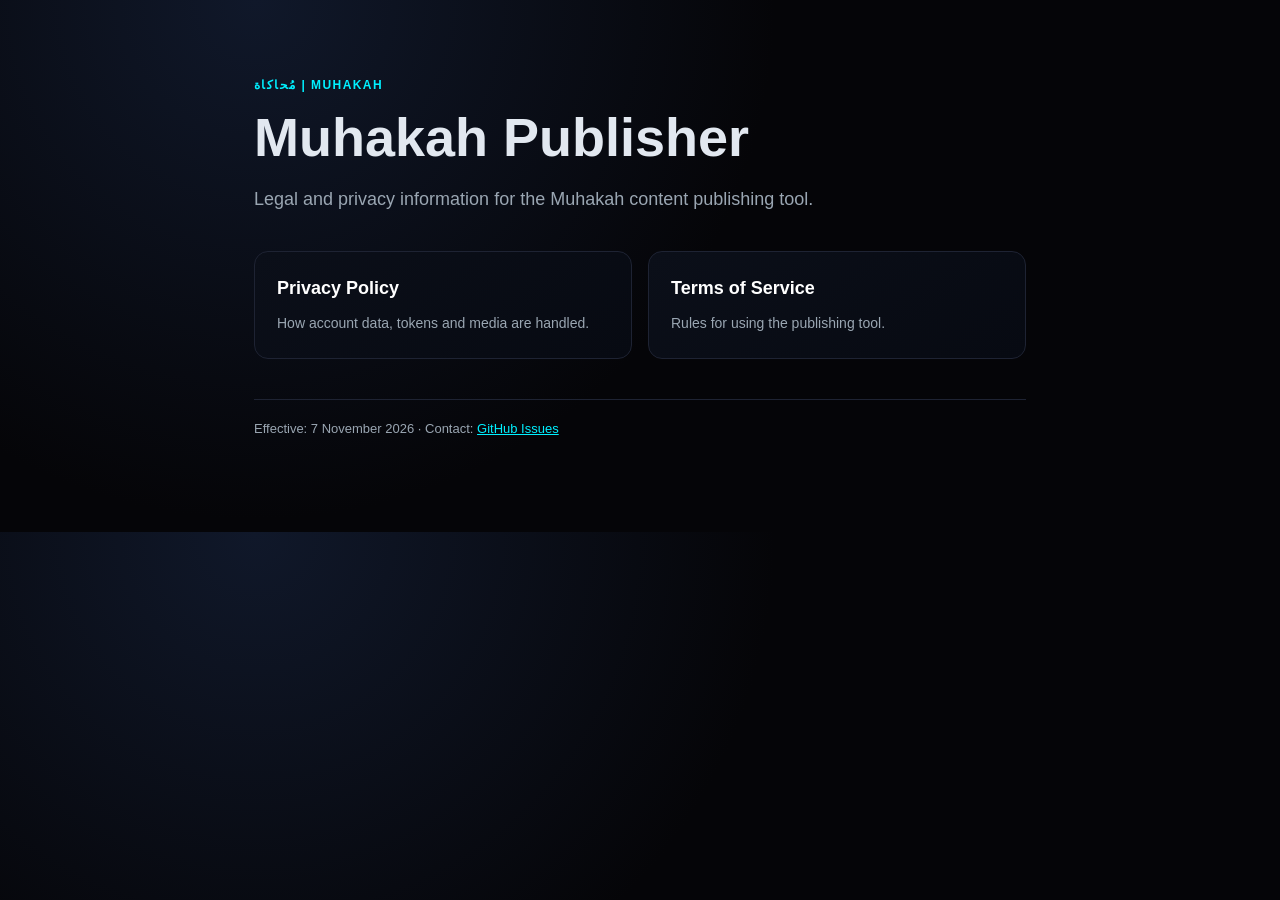
<file: index.html>
<!doctype html>
<html lang="en">
<head>
  <meta charset="utf-8">
  <meta name="viewport" content="width=device-width, initial-scale=1">
  <title>Muhakah Publisher — Legal</title>
  <link rel="stylesheet" href="styles.css">
</head>
<body>
  <main>
    <p class="eyebrow">مُحاكاة | Muhakah</p>
    <h1>Muhakah Publisher</h1>
    <p class="lead">Legal and privacy information for the Muhakah content publishing tool.</p>
    <div class="cards">
      <a class="card" href="privacy.html"><strong>Privacy Policy</strong><span>How account data, tokens and media are handled.</span></a>
      <a class="card" href="terms.html"><strong>Terms of Service</strong><span>Rules for using the publishing tool.</span></a>
    </div>
    <p class="meta">Effective: 7 November 2026 · Contact: <a href="https://github.com/Ess800/MuhakahLegal/issues">GitHub Issues</a></p>
  </main>
</body>
</html>
</file>
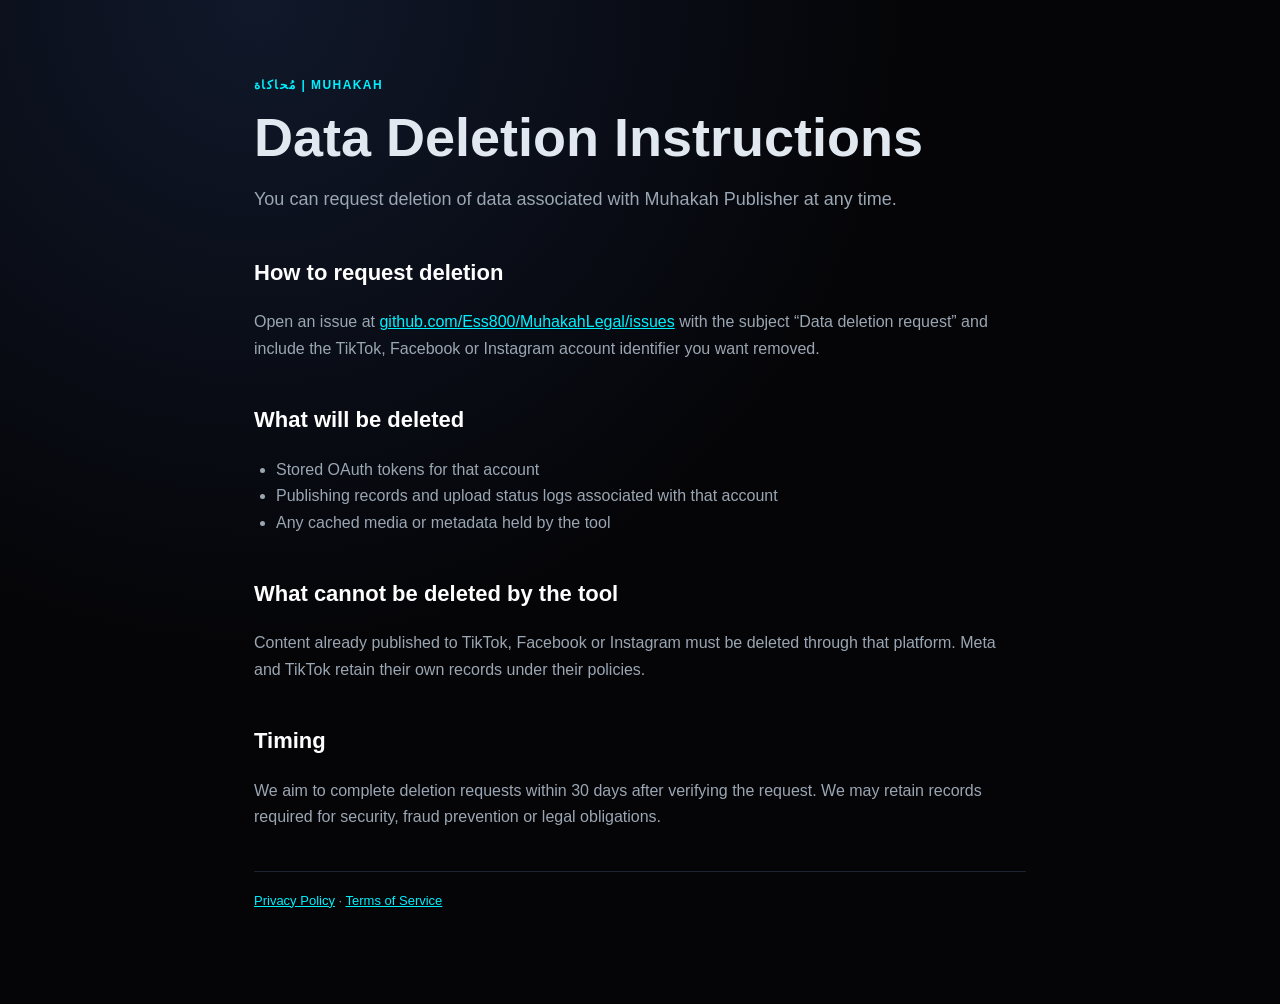
<file: data-deletion.html>
<!doctype html>
<html lang="en">
<head>
  <meta charset="utf-8">
  <meta name="viewport" content="width=device-width, initial-scale=1">
  <title>Data Deletion — Muhakah Publisher</title>
  <link rel="stylesheet" href="styles.css">
</head>
<body>
<main>
  <p class="eyebrow">مُحاكاة | Muhakah</p>
  <h1>Data Deletion Instructions</h1>
  <p class="lead">You can request deletion of data associated with Muhakah Publisher at any time.</p>
  <h2>How to request deletion</h2>
  <p>Open an issue at <a href="https://github.com/Ess800/MuhakahLegal/issues">github.com/Ess800/MuhakahLegal/issues</a> with the subject “Data deletion request” and include the TikTok, Facebook or Instagram account identifier you want removed.</p>
  <h2>What will be deleted</h2>
  <ul>
    <li>Stored OAuth tokens for that account</li>
    <li>Publishing records and upload status logs associated with that account</li>
    <li>Any cached media or metadata held by the tool</li>
  </ul>
  <h2>What cannot be deleted by the tool</h2>
  <p>Content already published to TikTok, Facebook or Instagram must be deleted through that platform. Meta and TikTok retain their own records under their policies.</p>
  <h2>Timing</h2>
  <p>We aim to complete deletion requests within 30 days after verifying the request. We may retain records required for security, fraud prevention or legal obligations.</p>
  <p class="meta"><a href="privacy.html">Privacy Policy</a> · <a href="terms.html">Terms of Service</a></p>
</main>
</body>
</html>
</file>
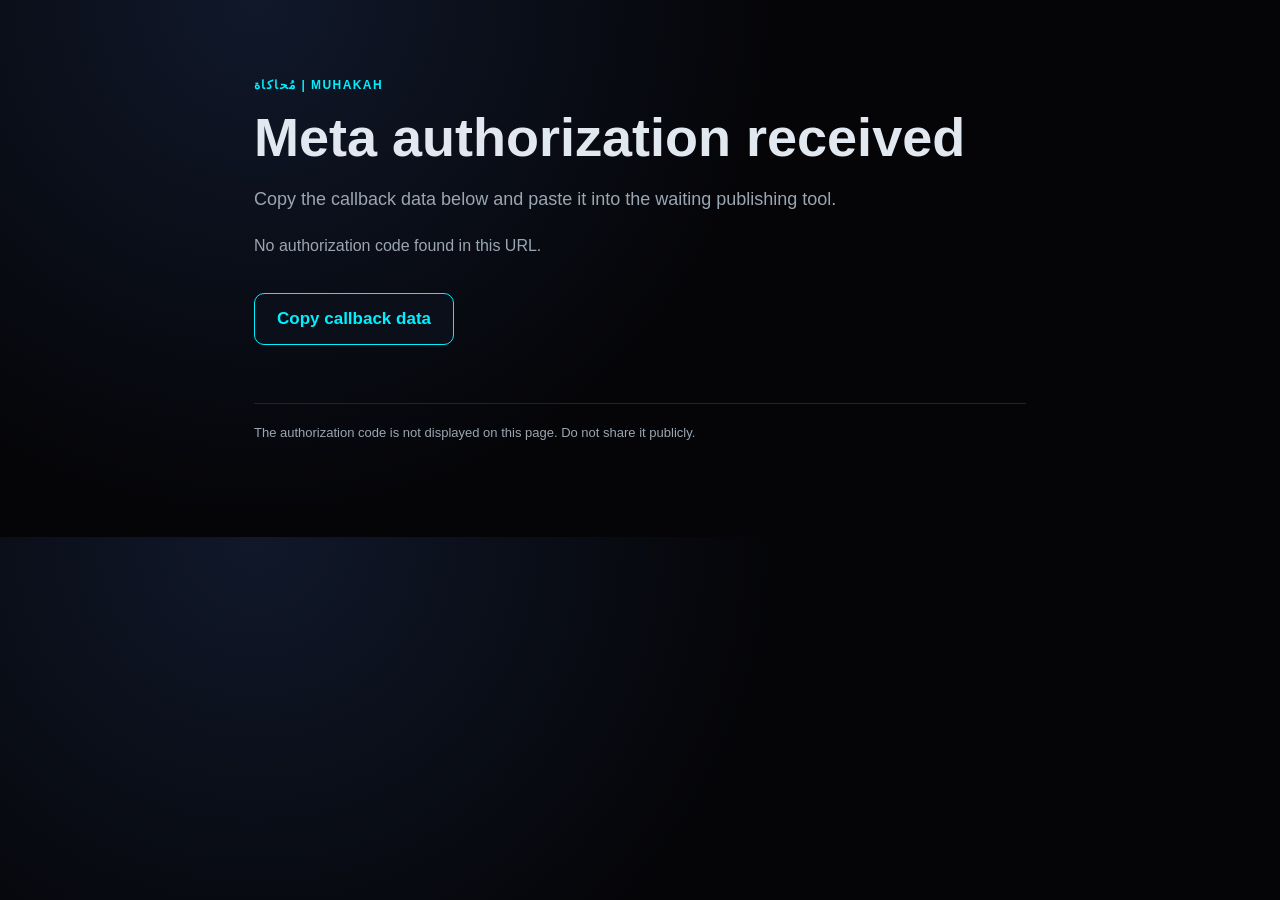
<file: meta-callback.html>
<!doctype html>
<html lang="en">
<head>
  <meta charset="utf-8">
  <meta name="viewport" content="width=device-width, initial-scale=1">
  <meta name="robots" content="noindex,nofollow">
  <title>Meta Authorization Callback — Muhakah Publisher</title>
  <link rel="stylesheet" href="styles.css">
</head>
<body>
<main>
  <p class="eyebrow">مُحاكاة | Muhakah</p>
  <h1>Meta authorization received</h1>
  <p class="lead">Copy the callback data below and paste it into the waiting publishing tool.</p>
  <p id="status">Reading authorization response…</p>
  <button id="copy" style="margin:18px 0;padding:15px 22px;border:1px solid #00f0ff;border-radius:10px;background:#0b0f19;color:#00f0ff;font-size:17px;font-weight:700;cursor:pointer">Copy callback data</button>
  <p class="meta">The authorization code is not displayed on this page. Do not share it publicly.</p>
</main>
<script>
  const original = window.location.href;
  const params = new URLSearchParams(window.location.search);
  const code = params.get("code");
  const error = params.get("error");
  const status = document.getElementById("status");
  const button = document.getElementById("copy");
  if (error) {
    status.textContent = "Meta returned an error: " + error;
    button.disabled = true;
  } else if (code) {
    status.textContent = "Authorization code received. Click Copy callback data.";
    history.replaceState({}, document.title, window.location.pathname);
    button.addEventListener("click", async () => {
      try {
        await navigator.clipboard.writeText(original);
        status.textContent = "Copied. Paste it into the waiting tool.";
      } catch (e) {
        status.textContent = "Clipboard blocked. Use the browser address-bar history instead.";
      }
    });
  } else {
    status.textContent = "No authorization code found in this URL.";
    button.disabled = true;
  }
</script>
</body>
</html>
</file>
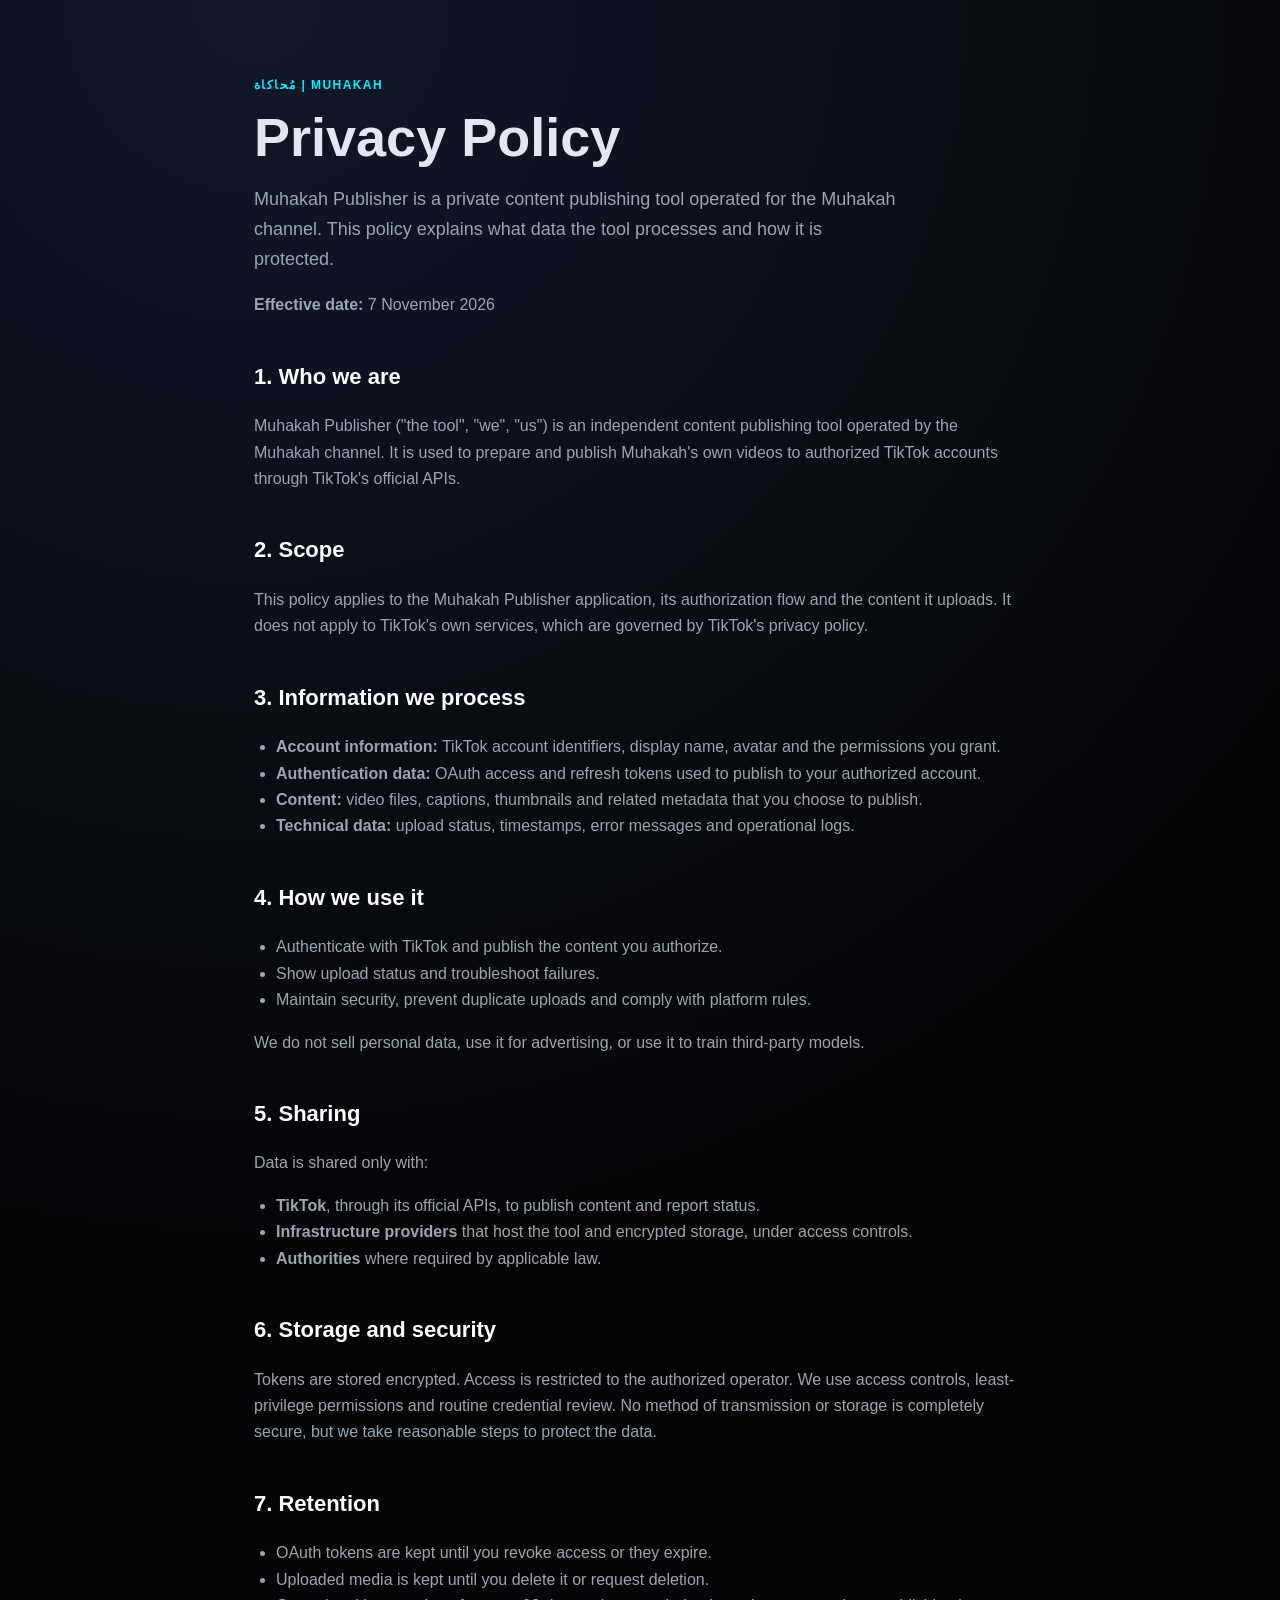
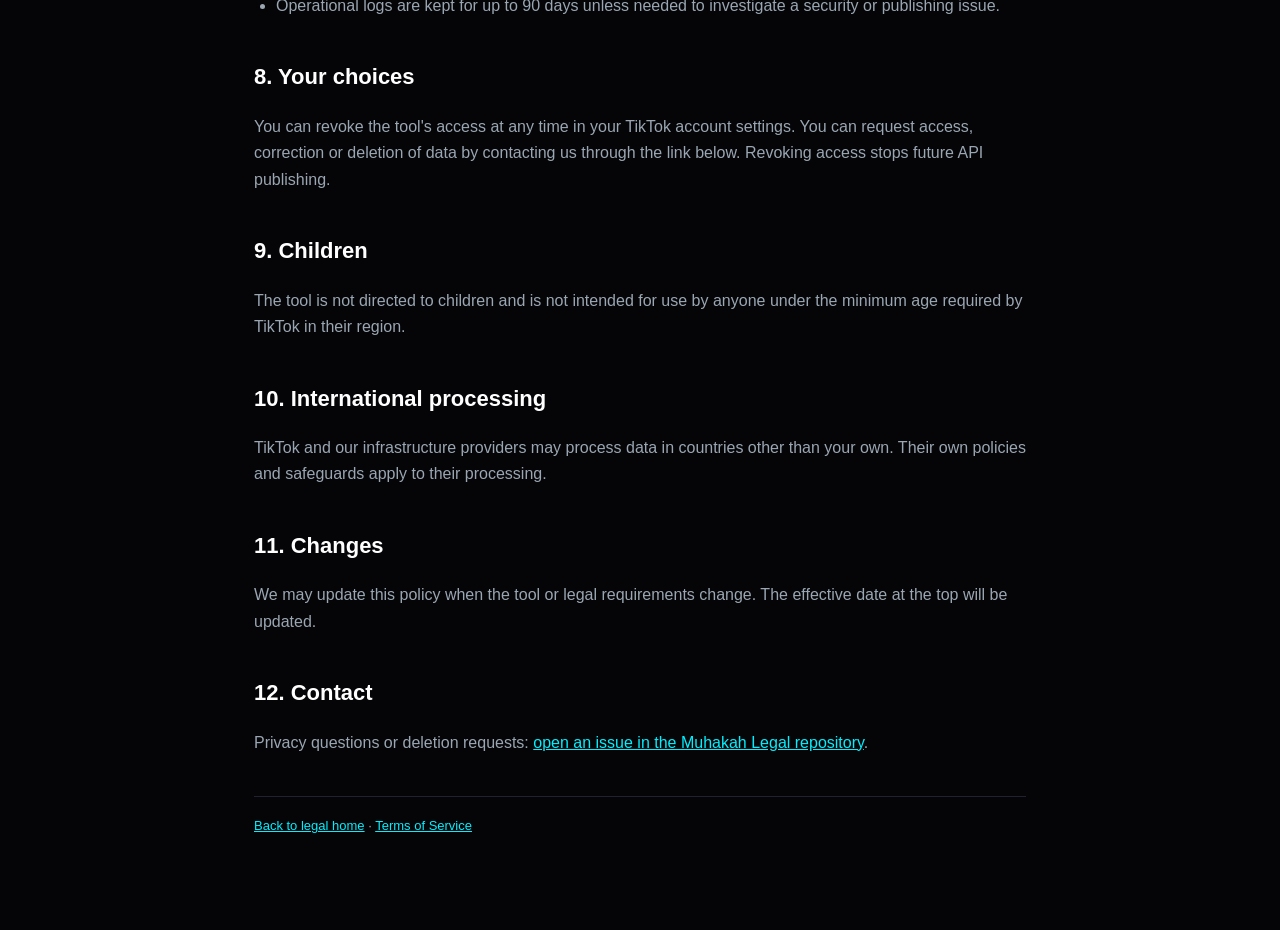
<file: privacy.html>
<!doctype html>
<html lang="en">
<head>
  <meta charset="utf-8">
  <meta name="viewport" content="width=device-width, initial-scale=1">
  <title>Privacy Policy — Muhakah Publisher</title>
  <link rel="stylesheet" href="styles.css">
</head>
<body>
<main>
  <p class="eyebrow">مُحاكاة | Muhakah</p>
  <h1>Privacy Policy</h1>
  <p class="lead">Muhakah Publisher is a private content publishing tool operated for the Muhakah channel. This policy explains what data the tool processes and how it is protected.</p>
  <p><strong>Effective date:</strong> 7 November 2026</p>

  <h2>1. Who we are</h2>
  <p>Muhakah Publisher ("the tool", "we", "us") is an independent content publishing tool operated by the Muhakah channel. It is used to prepare and publish Muhakah's own videos to authorized TikTok accounts through TikTok's official APIs.</p>

  <h2>2. Scope</h2>
  <p>This policy applies to the Muhakah Publisher application, its authorization flow and the content it uploads. It does not apply to TikTok's own services, which are governed by TikTok's privacy policy.</p>

  <h2>3. Information we process</h2>
  <ul>
    <li><strong>Account information:</strong> TikTok account identifiers, display name, avatar and the permissions you grant.</li>
    <li><strong>Authentication data:</strong> OAuth access and refresh tokens used to publish to your authorized account.</li>
    <li><strong>Content:</strong> video files, captions, thumbnails and related metadata that you choose to publish.</li>
    <li><strong>Technical data:</strong> upload status, timestamps, error messages and operational logs.</li>
  </ul>

  <h2>4. How we use it</h2>
  <ul>
    <li>Authenticate with TikTok and publish the content you authorize.</li>
    <li>Show upload status and troubleshoot failures.</li>
    <li>Maintain security, prevent duplicate uploads and comply with platform rules.</li>
  </ul>
  <p>We do not sell personal data, use it for advertising, or use it to train third-party models.</p>

  <h2>5. Sharing</h2>
  <p>Data is shared only with:</p>
  <ul>
    <li><strong>TikTok</strong>, through its official APIs, to publish content and report status.</li>
    <li><strong>Infrastructure providers</strong> that host the tool and encrypted storage, under access controls.</li>
    <li><strong>Authorities</strong> where required by applicable law.</li>
  </ul>

  <h2>6. Storage and security</h2>
  <p>Tokens are stored encrypted. Access is restricted to the authorized operator. We use access controls, least-privilege permissions and routine credential review. No method of transmission or storage is completely secure, but we take reasonable steps to protect the data.</p>

  <h2>7. Retention</h2>
  <ul>
    <li>OAuth tokens are kept until you revoke access or they expire.</li>
    <li>Uploaded media is kept until you delete it or request deletion.</li>
    <li>Operational logs are kept for up to 90 days unless needed to investigate a security or publishing issue.</li>
  </ul>

  <h2>8. Your choices</h2>
  <p>You can revoke the tool's access at any time in your TikTok account settings. You can request access, correction or deletion of data by contacting us through the link below. Revoking access stops future API publishing.</p>

  <h2>9. Children</h2>
  <p>The tool is not directed to children and is not intended for use by anyone under the minimum age required by TikTok in their region.</p>

  <h2>10. International processing</h2>
  <p>TikTok and our infrastructure providers may process data in countries other than your own. Their own policies and safeguards apply to their processing.</p>

  <h2>11. Changes</h2>
  <p>We may update this policy when the tool or legal requirements change. The effective date at the top will be updated.</p>

  <h2>12. Contact</h2>
  <p>Privacy questions or deletion requests: <a href="https://github.com/Ess800/MuhakahLegal/issues">open an issue in the Muhakah Legal repository</a>.</p>

  <p class="meta"><a href="index.html">Back to legal home</a> · <a href="terms.html">Terms of Service</a></p>
</main>
</body>
</html>
</file>
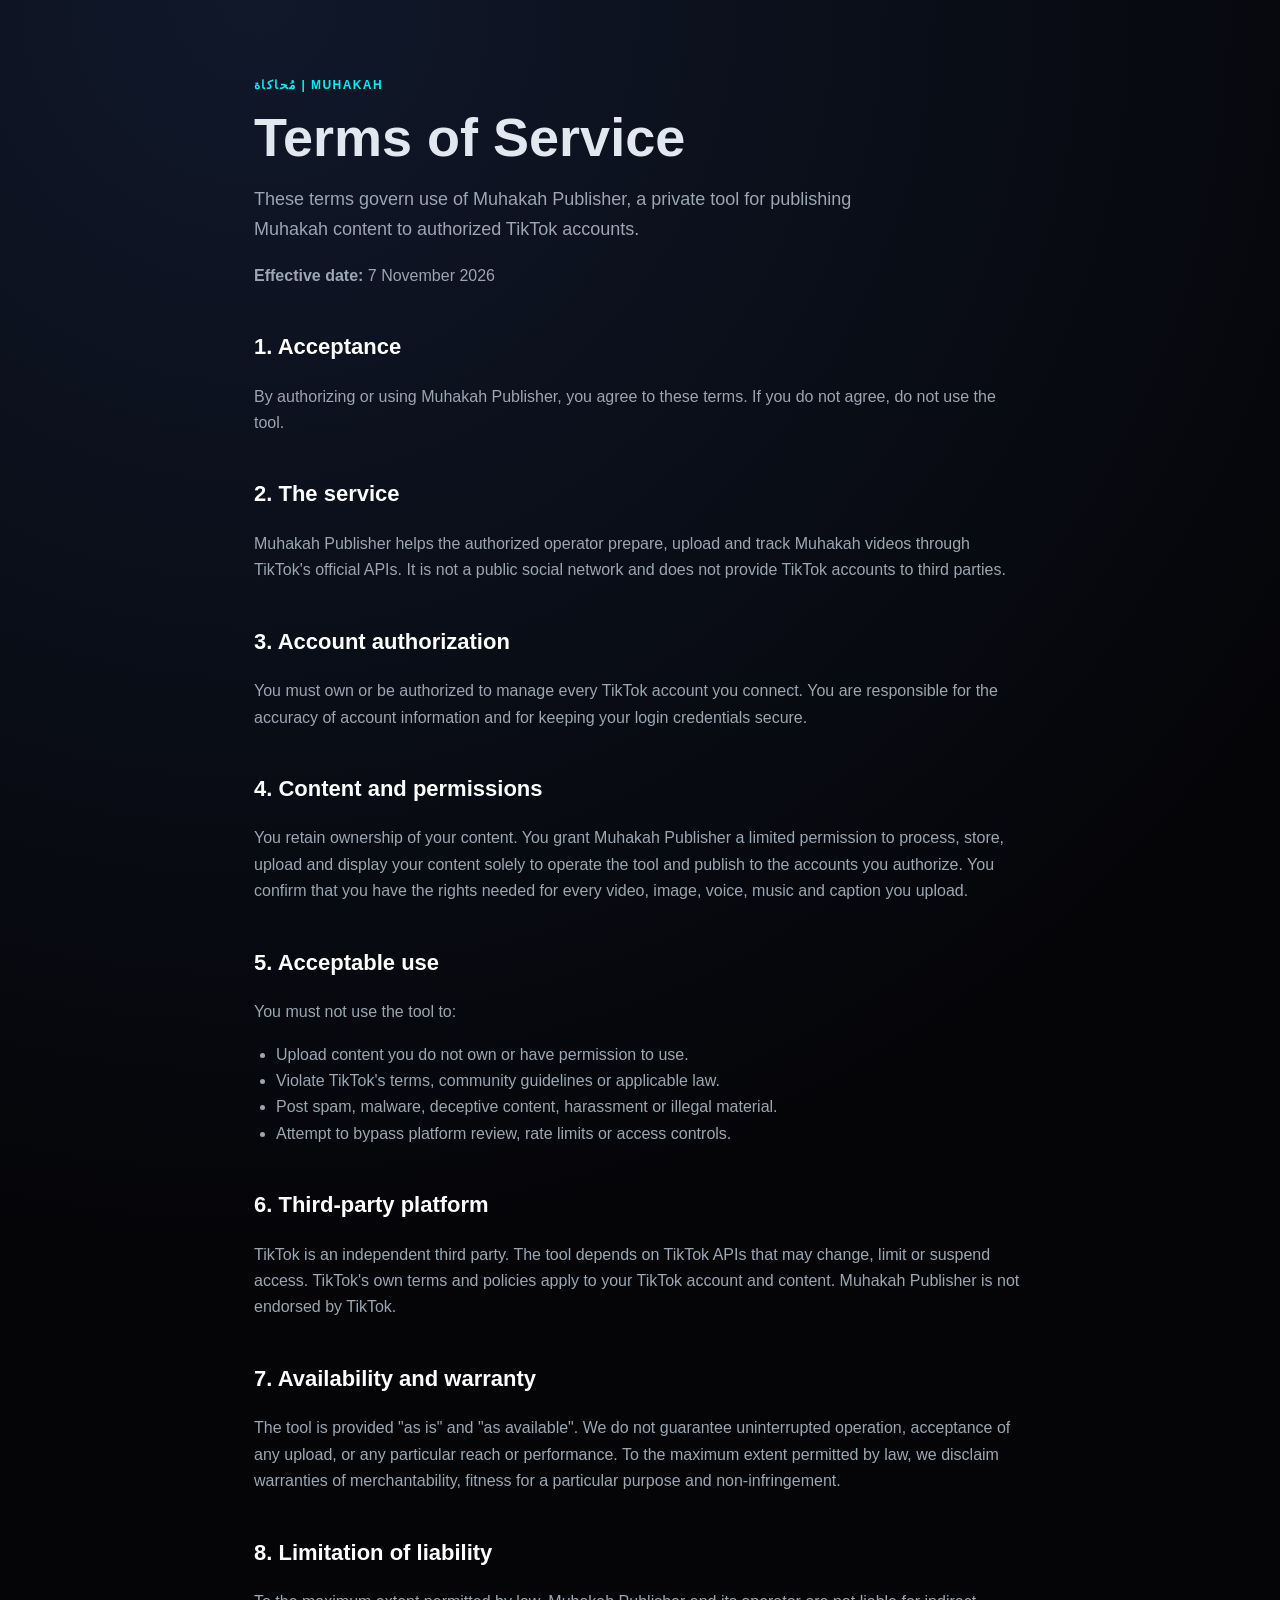
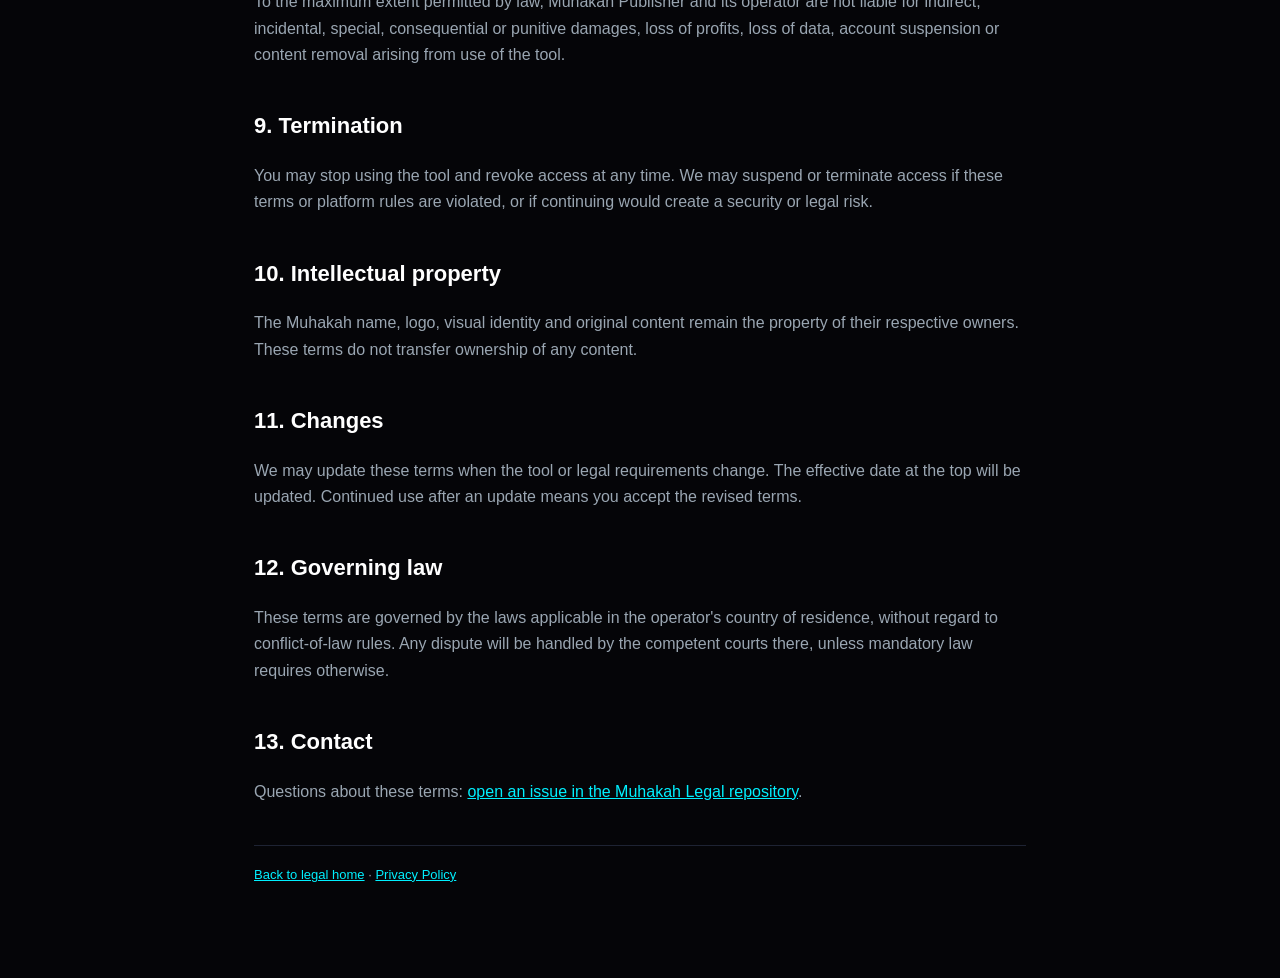
<file: terms.html>
<!doctype html>
<html lang="en">
<head>
  <meta charset="utf-8">
  <meta name="viewport" content="width=device-width, initial-scale=1">
  <title>Terms of Service — Muhakah Publisher</title>
  <link rel="stylesheet" href="styles.css">
</head>
<body>
<main>
  <p class="eyebrow">مُحاكاة | Muhakah</p>
  <h1>Terms of Service</h1>
  <p class="lead">These terms govern use of Muhakah Publisher, a private tool for publishing Muhakah content to authorized TikTok accounts.</p>
  <p><strong>Effective date:</strong> 7 November 2026</p>

  <h2>1. Acceptance</h2>
  <p>By authorizing or using Muhakah Publisher, you agree to these terms. If you do not agree, do not use the tool.</p>

  <h2>2. The service</h2>
  <p>Muhakah Publisher helps the authorized operator prepare, upload and track Muhakah videos through TikTok's official APIs. It is not a public social network and does not provide TikTok accounts to third parties.</p>

  <h2>3. Account authorization</h2>
  <p>You must own or be authorized to manage every TikTok account you connect. You are responsible for the accuracy of account information and for keeping your login credentials secure.</p>

  <h2>4. Content and permissions</h2>
  <p>You retain ownership of your content. You grant Muhakah Publisher a limited permission to process, store, upload and display your content solely to operate the tool and publish to the accounts you authorize. You confirm that you have the rights needed for every video, image, voice, music and caption you upload.</p>

  <h2>5. Acceptable use</h2>
  <p>You must not use the tool to:</p>
  <ul>
    <li>Upload content you do not own or have permission to use.</li>
    <li>Violate TikTok's terms, community guidelines or applicable law.</li>
    <li>Post spam, malware, deceptive content, harassment or illegal material.</li>
    <li>Attempt to bypass platform review, rate limits or access controls.</li>
  </ul>

  <h2>6. Third-party platform</h2>
  <p>TikTok is an independent third party. The tool depends on TikTok APIs that may change, limit or suspend access. TikTok's own terms and policies apply to your TikTok account and content. Muhakah Publisher is not endorsed by TikTok.</p>

  <h2>7. Availability and warranty</h2>
  <p>The tool is provided "as is" and "as available". We do not guarantee uninterrupted operation, acceptance of any upload, or any particular reach or performance. To the maximum extent permitted by law, we disclaim warranties of merchantability, fitness for a particular purpose and non-infringement.</p>

  <h2>8. Limitation of liability</h2>
  <p>To the maximum extent permitted by law, Muhakah Publisher and its operator are not liable for indirect, incidental, special, consequential or punitive damages, loss of profits, loss of data, account suspension or content removal arising from use of the tool.</p>

  <h2>9. Termination</h2>
  <p>You may stop using the tool and revoke access at any time. We may suspend or terminate access if these terms or platform rules are violated, or if continuing would create a security or legal risk.</p>

  <h2>10. Intellectual property</h2>
  <p>The Muhakah name, logo, visual identity and original content remain the property of their respective owners. These terms do not transfer ownership of any content.</p>

  <h2>11. Changes</h2>
  <p>We may update these terms when the tool or legal requirements change. The effective date at the top will be updated. Continued use after an update means you accept the revised terms.</p>

  <h2>12. Governing law</h2>
  <p>These terms are governed by the laws applicable in the operator's country of residence, without regard to conflict-of-law rules. Any dispute will be handled by the competent courts there, unless mandatory law requires otherwise.</p>

  <h2>13. Contact</h2>
  <p>Questions about these terms: <a href="https://github.com/Ess800/MuhakahLegal/issues">open an issue in the Muhakah Legal repository</a>.</p>

  <p class="meta"><a href="index.html">Back to legal home</a> · <a href="privacy.html">Privacy Policy</a></p>
</main>
</body>
</html>
</file>
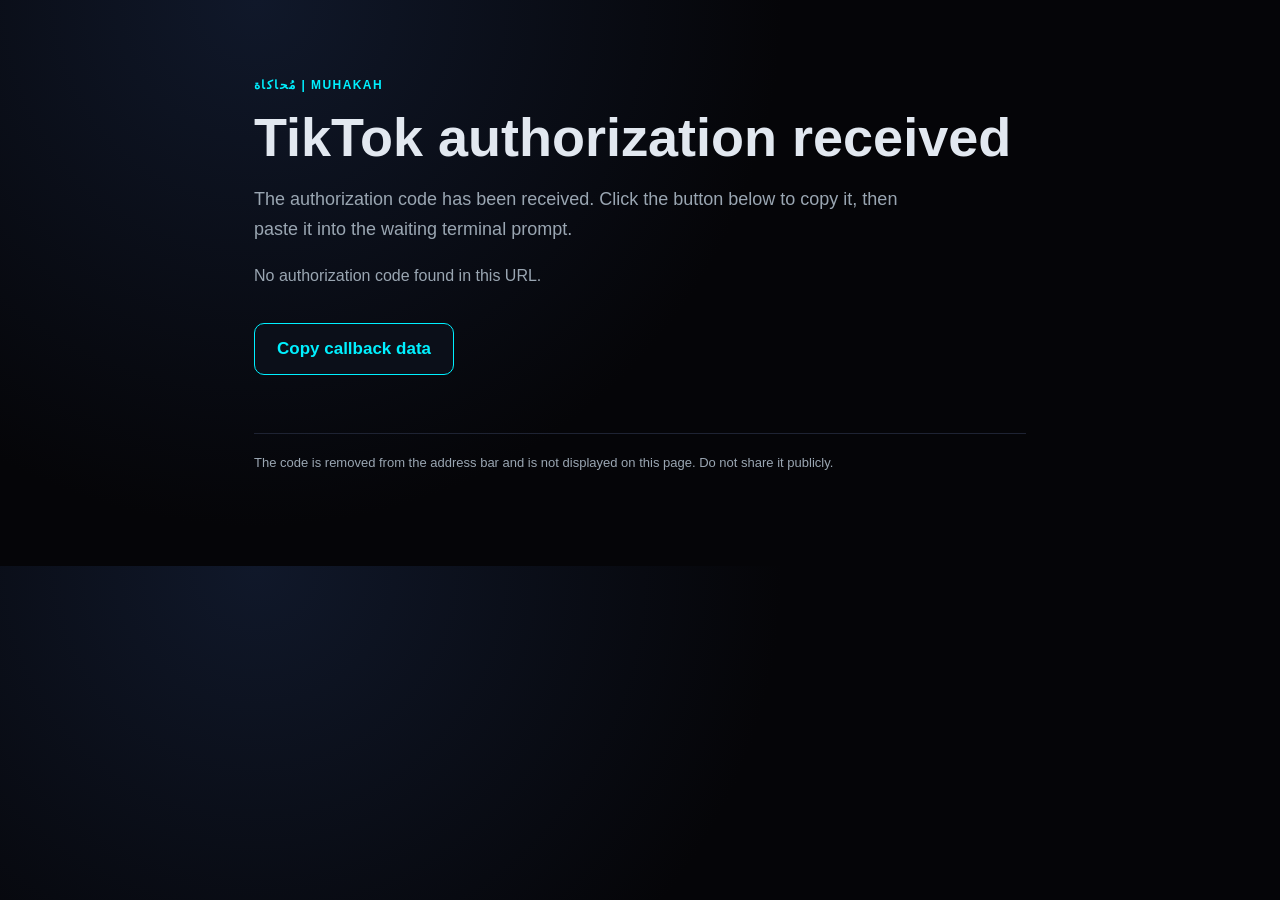
<file: tiktok-callback.html>
<!doctype html>
<html lang="en">
<head>
  <meta charset="utf-8">
  <meta name="viewport" content="width=device-width, initial-scale=1">
  <meta name="robots" content="noindex,nofollow">
  <title>TikTok Authorization Callback — Muhakah Publisher</title>
  <link rel="stylesheet" href="styles.css">
</head>
<body>
<main>
  <p class="eyebrow">مُحاكاة | Muhakah</p>
  <h1>TikTok authorization received</h1>
  <p class="lead">The authorization code has been received. Click the button below to copy it, then paste it into the waiting terminal prompt.</p>
  <p id="status">Reading authorization response…</p>
  <button id="copy" style="margin:18px 0;padding:15px 22px;border:1px solid #00f0ff;border-radius:10px;background:#0b0f19;color:#00f0ff;font-size:17px;font-weight:700;cursor:pointer">Copy callback data</button>
  <p class="meta">The code is removed from the address bar and is not displayed on this page. Do not share it publicly.</p>
</main>
<script>
  const original = window.location.href;
  const params = new URLSearchParams(window.location.search);
  const code = params.get("code");
  const error = params.get("error");
  const status = document.getElementById("status");
  const button = document.getElementById("copy");
  if (error) {
    status.textContent = "TikTok returned an error: " + error;
    button.disabled = true;
  } else if (code) {
    status.textContent = "Authorization code received. Click Copy callback data.";
    history.replaceState({}, document.title, window.location.pathname);
    button.addEventListener("click", async () => {
      try {
        await navigator.clipboard.writeText(original);
        status.textContent = "Copied. Paste it into the waiting terminal prompt.";
      } catch (e) {
        status.textContent = "Clipboard blocked. Use the browser address bar history instead.";
      }
    });
  } else {
    status.textContent = "No authorization code found in this URL.";
    button.disabled = true;
  }
</script>
</body>
</html>
</file>
<file: styles.css>
:root {
  --bg: #050508;
  --panel: #0b0f19;
  --cyan: #00f0ff;
  --violet: #7928ca;
  --text: #e2e8f0;
  --muted: #9aa6b2;
  --line: #1e2333;
}
* { box-sizing: border-box; }
body {
  margin: 0;
  background: radial-gradient(circle at 20% 0%, #10182a 0%, var(--bg) 45%);
  color: var(--text);
  font-family: -apple-system, BlinkMacSystemFont, "Segoe UI", Roboto, Helvetica, Arial, sans-serif;
  line-height: 1.65;
}
main { max-width: 820px; margin: 0 auto; padding: 64px 24px 80px; }
.eyebrow { color: var(--cyan); font-weight: 700; letter-spacing: .12em; text-transform: uppercase; font-size: 12px; }
h1 { font-size: clamp(32px, 6vw, 54px); line-height: 1.1; margin: 12px 0 16px; }
h2 { margin-top: 40px; font-size: 22px; color: #fff; }
h3 { margin-top: 26px; font-size: 17px; color: #fff; }
p, li { color: var(--muted); }
a { color: var(--cyan); }
.lead { font-size: 18px; max-width: 650px; }
.cards { display: grid; grid-template-columns: repeat(auto-fit, minmax(240px, 1fr)); gap: 16px; margin: 36px 0; }
.card { display: block; padding: 22px; border: 1px solid var(--line); border-radius: 14px; background: linear-gradient(145deg, var(--panel), #070a12); text-decoration: none; }
.card strong { display: block; color: #fff; font-size: 18px; margin-bottom: 6px; }
.card span { color: var(--muted); font-size: 14px; }
.card:hover { border-color: var(--cyan); }
.meta { font-size: 13px; color: var(--muted); border-top: 1px solid var(--line); padding-top: 18px; margin-top: 40px; }
ul { padding-left: 22px; }
code { color: #fff; background: #111827; padding: 2px 6px; border-radius: 5px; }
</file>
